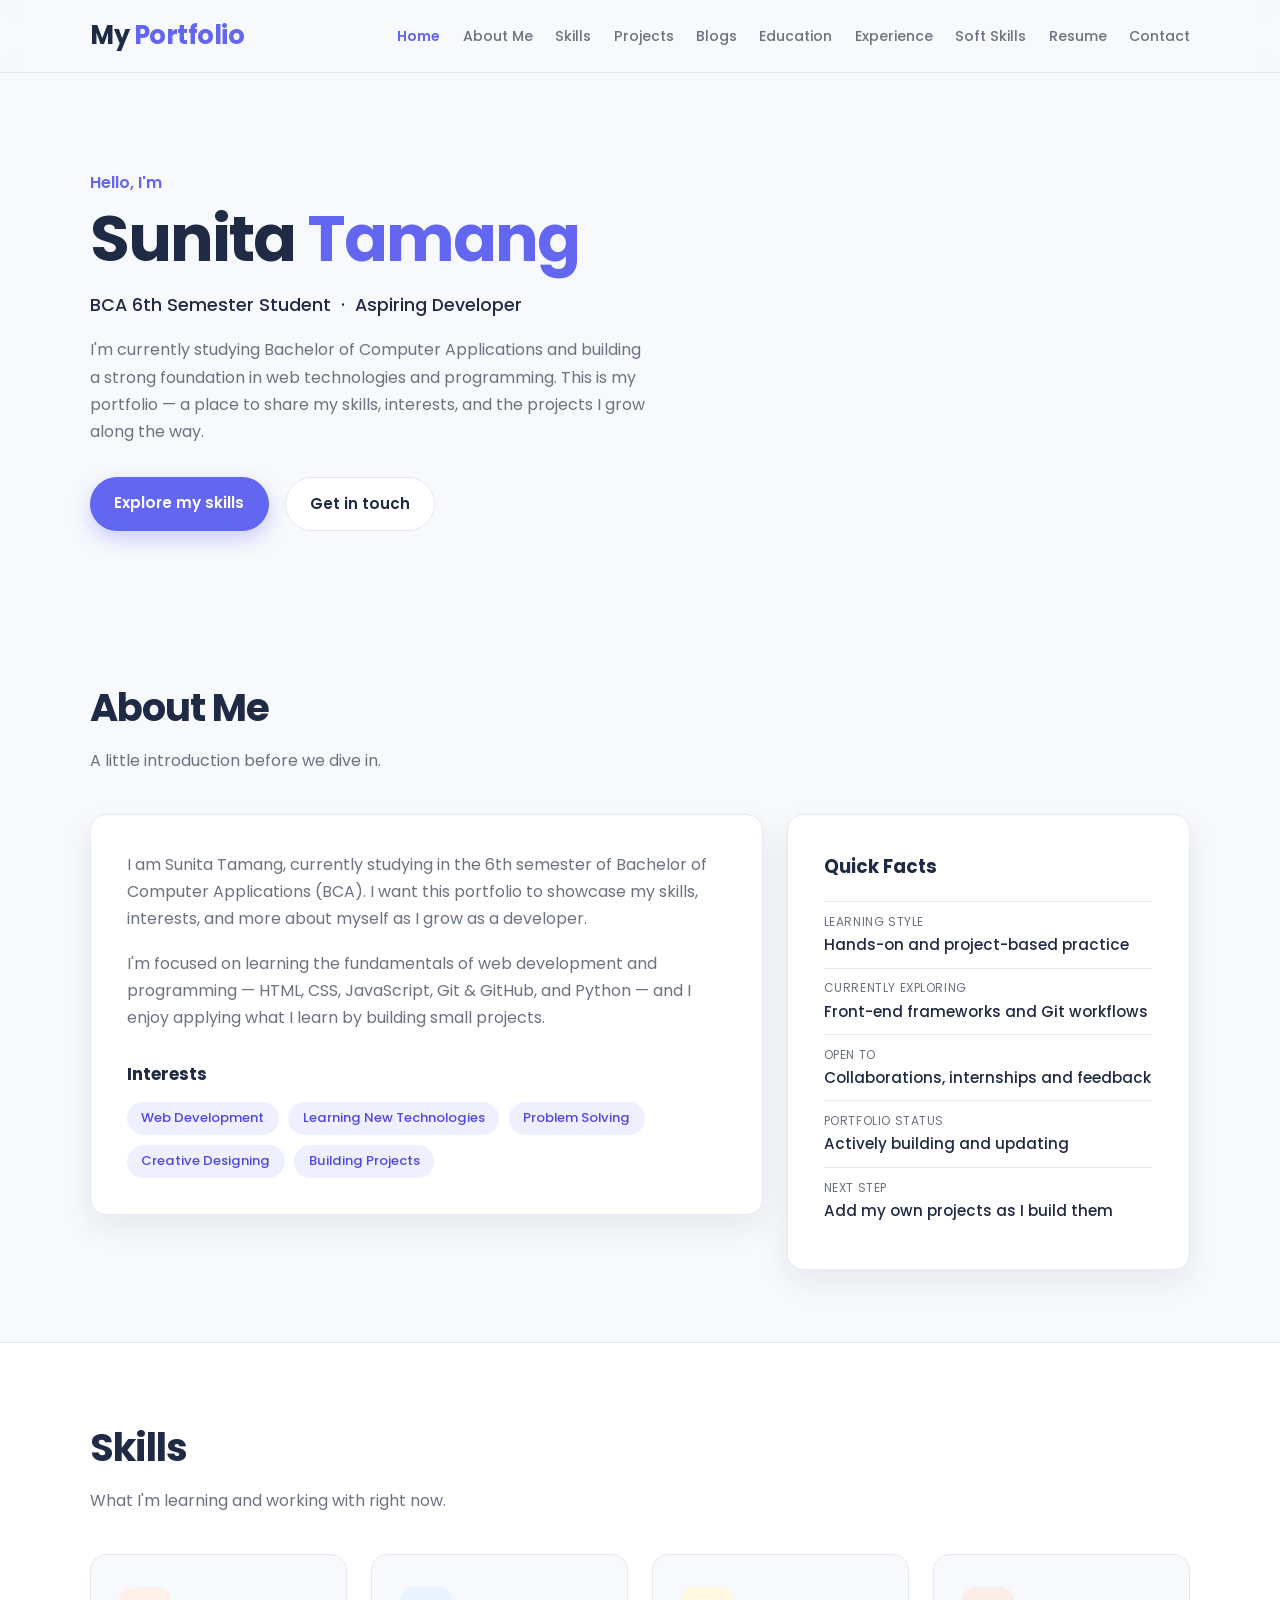
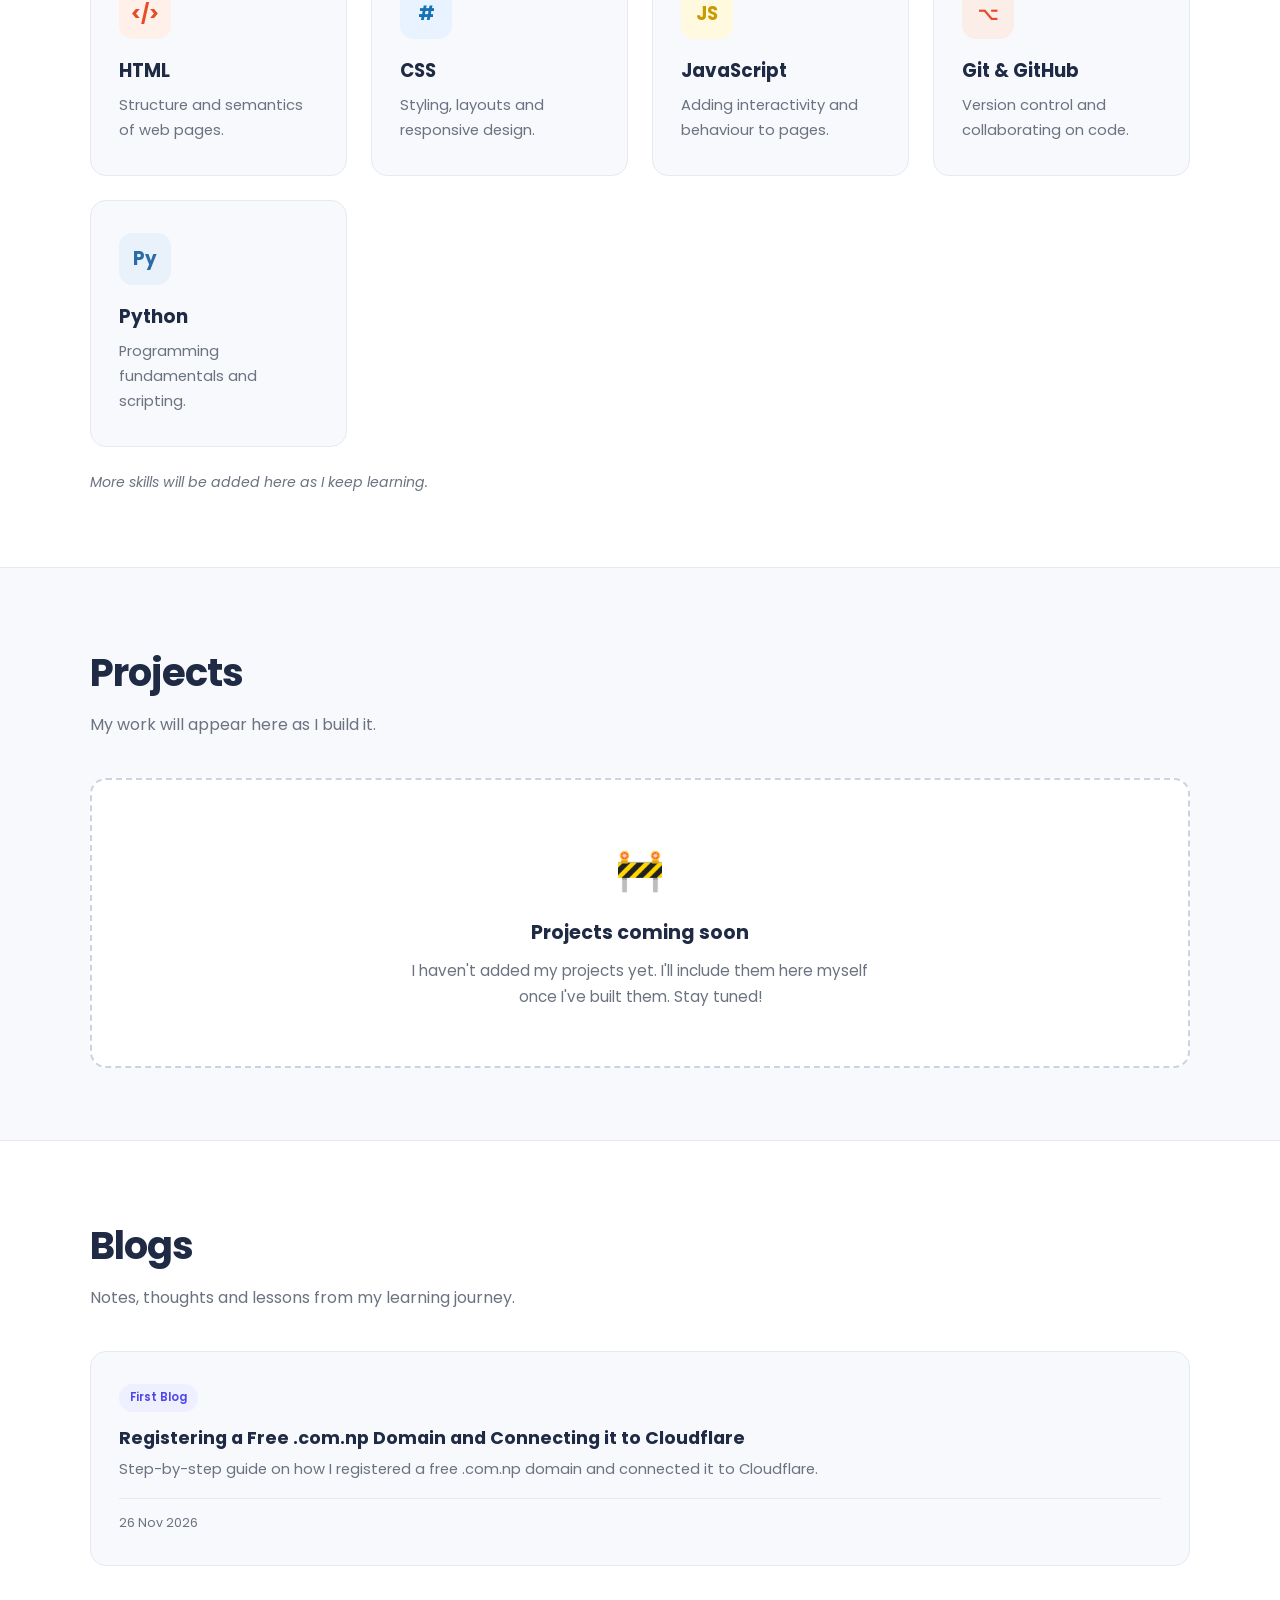
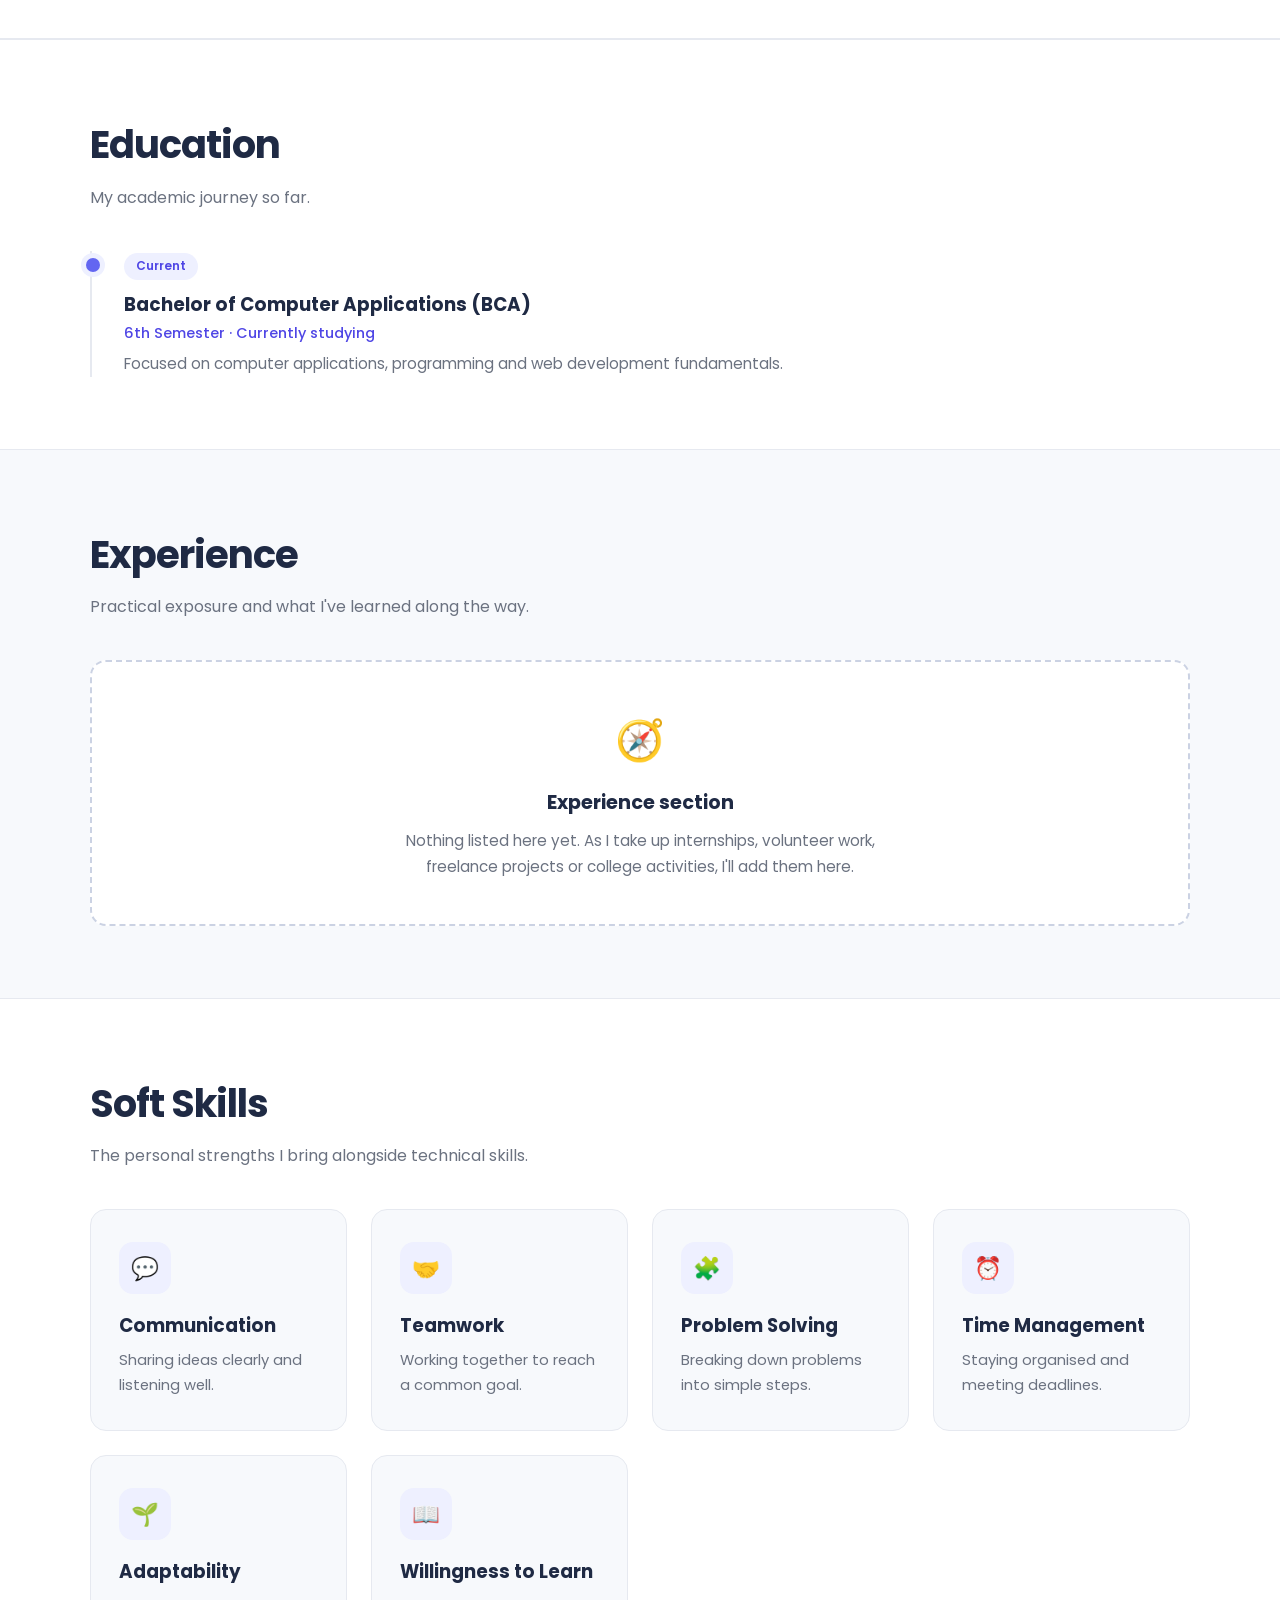
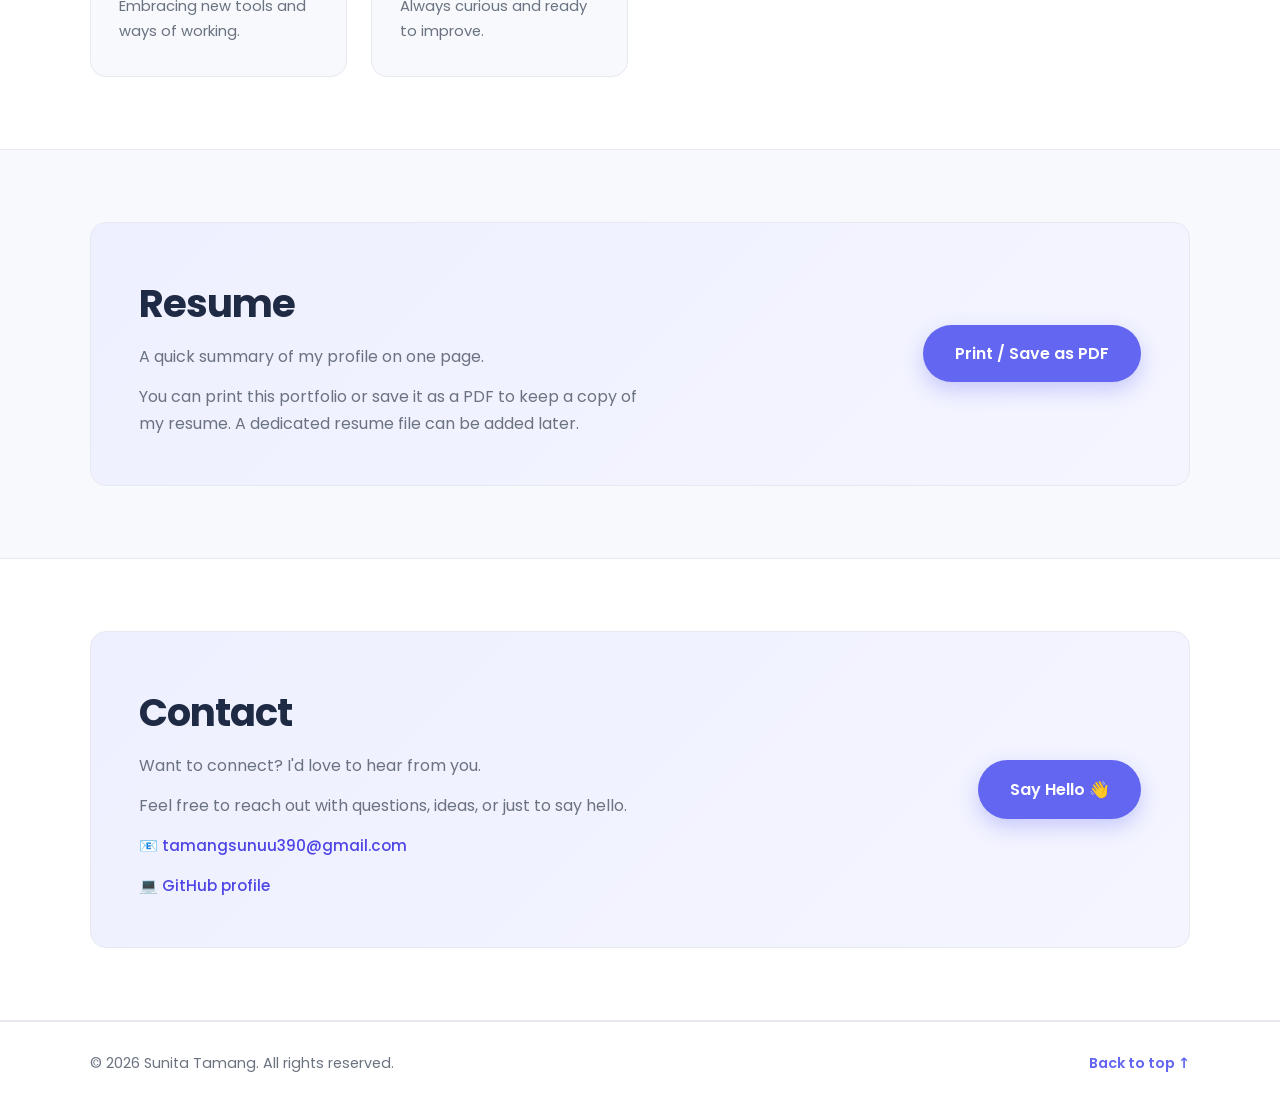
<file: index.html>
<!DOCTYPE html>
<html lang="en">
<head>
  <meta charset="UTF-8" />
  <meta name="viewport" content="width=device-width, initial-scale=1.0" />
  <meta name="description" content="Portfolio of Sunita Tamang, BCA 6th semester student — skills, projects, education and more." />
  <title>Sunita Tamang | My Portfolio</title>
  <link rel="preconnect" href="https://fonts.googleapis.com" />
  <link rel="preconnect" href="https://fonts.gstatic.com" crossorigin />
  <link href="https://fonts.googleapis.com/css2?family=Poppins:wght@400;500;600;700&display=swap" rel="stylesheet" />
  <link rel="stylesheet" href="styles.css" />
</head>
<body>
  <!-- Visible only when printing / saving as PDF -->
  <div class="print-header">
    <strong>Sunita Tamang</strong> — BCA, 6th Semester<br />
    tamangsunuu390@gmail.com
  </div>

  <!-- ============ HEADER / NAVIGATION ============ -->
  <header class="site-header">
    <nav class="nav container" aria-label="Main navigation">
      <a href="#home" class="logo">My <span>Portfolio</span></a>
      <button class="nav-toggle" aria-label="Toggle menu" aria-expanded="false">
        <span></span><span></span><span></span>
      </button>
      <ul class="nav-links" id="navLinks">
        <li><a href="#home">Home</a></li>
        <li><a href="#about">About Me</a></li>
        <li><a href="#skills">Skills</a></li>
        <li><a href="#projects">Projects</a></li>
        <li><a href="#blogs">Blogs</a></li>
        <li><a href="#education">Education</a></li>
        <li><a href="#experience">Experience</a></li>
        <li><a href="#soft-skills">Soft Skills</a></li>
        <li><a href="#resume">Resume</a></li>
        <li><a href="#contact">Contact</a></li>
      </ul>
    </nav>
  </header>

  <main>
    <!-- ============ HOME ============ -->
    <section class="hero container" id="home">
      <div class="hero-text">
        <p class="greeting">Hello, I'm</p>
        <h1>Sunita <span>Tamang</span></h1>
        <p class="tagline">BCA 6th Semester Student &nbsp;·&nbsp; Aspiring Developer</p>
        <p class="intro">
          I'm currently studying Bachelor of Computer Applications and building
          a strong foundation in web technologies and programming. This is my
          portfolio — a place to share my skills, interests, and the projects
          I grow along the way.
        </p>
        <div class="hero-actions">
          <a href="#skills" class="btn btn-primary">Explore my skills</a>
          <a href="#contact" class="btn btn-ghost">Get in touch</a>
        </div>
      </div>
    </section>

    <!-- ============ ABOUT ME ============ -->
    <section class="section" id="about">
      <div class="container">
        <h2 class="section-title">About Me</h2>
        <p class="section-subtitle">A little introduction before we dive in.</p>
        <div class="about-grid">
          <div class="about-card">
            <p>
              I am Sunita Tamang, currently studying in the 6th semester of
              Bachelor of Computer Applications (BCA). I want this portfolio to
              showcase my skills, interests, and more about myself as I grow as
              a developer.
            </p>
            <p>
              I'm focused on learning the fundamentals of web development and
              programming — HTML, CSS, JavaScript, Git &amp; GitHub, and Python —
              and I enjoy applying what I learn by building small projects.
            </p>
            <h3 class="mini-title">Interests</h3>
            <div class="chips">
              <span class="chip">Web Development</span>
              <span class="chip">Learning New Technologies</span>
              <span class="chip">Problem Solving</span>
              <span class="chip">Creative Designing</span>
              <span class="chip">Building Projects</span>
            </div>
          </div>
          <div class="info-card">
            <h3>Quick Facts</h3>
            <dl>
              <div><dt>Learning Style</dt><dd>Hands-on and project-based practice</dd></div>
              <div><dt>Currently Exploring</dt><dd>Front-end frameworks and Git workflows</dd></div>
              <div><dt>Open To</dt><dd>Collaborations, internships and feedback</dd></div>
              <div><dt>Portfolio Status</dt><dd>Actively building and updating</dd></div>
              <div><dt>Next Step</dt><dd>Add my own projects as I build them</dd></div>
            </dl>
          </div>
        </div>
      </div>
    </section>

    <!-- ============ SKILLS ============ -->
    <section class="section section-alt" id="skills">
      <div class="container">
        <h2 class="section-title">Skills</h2>
        <p class="section-subtitle">What I'm learning and working with right now.</p>
        <div class="card-grid skills-grid">
          <article class="card">
            <span class="card-icon icon-html">&lt;/&gt;</span>
            <h3>HTML</h3>
            <p>Structure and semantics of web pages.</p>
          </article>
          <article class="card">
            <span class="card-icon icon-css">#</span>
            <h3>CSS</h3>
            <p>Styling, layouts and responsive design.</p>
          </article>
          <article class="card">
            <span class="card-icon icon-js">JS</span>
            <h3>JavaScript</h3>
            <p>Adding interactivity and behaviour to pages.</p>
          </article>
          <article class="card">
            <span class="card-icon icon-git">⌥</span>
            <h3>Git &amp; GitHub</h3>
            <p>Version control and collaborating on code.</p>
          </article>
          <article class="card">
            <span class="card-icon icon-py">Py</span>
            <h3>Python</h3>
            <p>Programming fundamentals and scripting.</p>
          </article>
        </div>
        <p class="note">More skills will be added here as I keep learning.</p>
      </div>
    </section>

    <!-- ============ PROJECTS (INTENTIONALLY EMPTY) ============ -->
    <section class="section" id="projects">
      <div class="container">
        <h2 class="section-title">Projects</h2>
        <p class="section-subtitle">My work will appear here as I build it.</p>

        <div class="empty-state">
          <span class="empty-icon">🚧</span>
          <h3>Projects coming soon</h3>
          <p>
            I haven't added my projects yet. I'll include them here myself once
            I've built them. Stay tuned!
          </p>
        </div>

        <!--
          ================= HOW TO ADD A PROJECT =================
          Copy the block below inside the .projects-grid div, then remove
          the .empty-state block above when you have your first project.

          <div class="projects-grid">
            <article class="card project-card">
              <span class="card-icon">💻</span>
              <h3>Your Project Name</h3>
              <p>A short description of what the project does.</p>
              <p class="tech">HTML · CSS · JavaScript</p>
              <a href="https://github.com/your-username/your-repo" class="project-link" target="_blank" rel="noopener">View on GitHub →</a>
            </article>
          </div>
          ========================================================
        -->
        <div class="projects-grid"></div>
      </div>
    </section>

    <!-- ============ BLOGS ============ -->
    <section class="section section-alt" id="blogs">
      <div class="container">
        <h2 class="section-title">Blogs</h2>
        <p class="section-subtitle">Notes, thoughts and lessons from my learning journey.</p>

        <div class="blog-grid">
          <article class="card blog-card">
            <div class="blog-meta">
              <span class="blog-tag">First Blog </span>
              
            </div>
            <h3><a href="blogs/domain.html">Registering a Free .com.np Domain and Connecting it to Cloudflare</a></h3>
            <p> Step-by-step guide on how I registered a free .com.np domain and connected it to Cloudflare.</p>
            <span class="blog-date">26 Nov 2026</span>
          </article>
         
        </div>

        <!--
          ================= HOW TO ADD A BLOG POST =================
          Replace a sample card above with this block, or copy it to add more:

          <article class="card blog-card">
            <div class="blog-meta">
              <span class="blog-tag">Category</span>
              <span class="blog-status">Published</span>
            </div>
            <h3><a href="blogs/your-post.html">Your Post Title</a></h3>
            <p>A short summary of what the post is about.</p>
            <span class="blog-date">26 Nov 2026</span>
          </article>

          Tip: create a "blogs" folder next to index.html and put your post
          pages (your-post.html) inside it.
          ===========================================================
        -->

      </div>
    </section>

    <!-- ============ EDUCATION ============ -->
    <section class="section section-alt" id="education">
      <div class="container">
        <h2 class="section-title">Education</h2>
        <p class="section-subtitle">My academic journey so far.</p>
        <div class="timeline">
          <article class="timeline-item">
            <span class="timeline-dot"></span>
            <span class="timeline-badge">Current</span>
            <h3>Bachelor of Computer Applications (BCA)</h3>
            <p class="timeline-meta">6th Semester · Currently studying</p>
            <p>Focused on computer applications, programming and web development fundamentals.</p>
          </article>
          <!--
            To add another qualification, copy this block inside .timeline:
            <article class="timeline-item">
              <span class="timeline-dot"></span>
              <span class="timeline-badge">Year</span>
              <h3>Qualification Name</h3>
              <p class="timeline-meta">School / College · Year</p>
              <p>Short details about it.</p>
            </article>
          -->
        </div>
      </div>
    </section>

    <!-- ============ EXPERIENCE ============ -->
    <section class="section" id="experience">
      <div class="container">
        <h2 class="section-title">Experience</h2>
        <p class="section-subtitle">Practical exposure and what I've learned along the way.</p>
        <div class="empty-state empty-state-small">
          <span class="empty-icon">🧭</span>
          <h3>Experience section</h3>
          <p>
            Nothing listed here yet. As I take up internships, volunteer work,
            freelance projects or college activities, I'll add them here.
          </p>
        </div>
        <!--
          To add experience, replace the .empty-state block above with:
          <div class="timeline">
            <article class="timeline-item">
              <span class="timeline-dot"></span>
              <span class="timeline-badge">Year</span>
              <h3>Role / Title</h3>
              <p class="timeline-meta">Organisation · Duration</p>
              <p>What you did and what you learned.</p>
            </article>
          </div>
        -->
      </div>
    </section>

    <!-- ============ SOFT SKILLS ============ -->
    <section class="section section-alt" id="soft-skills">
      <div class="container">
        <h2 class="section-title">Soft Skills</h2>
        <p class="section-subtitle">The personal strengths I bring alongside technical skills.</p>
        <div class="card-grid soft-grid">
          <article class="card soft-card"><span class="card-icon">💬</span><h3>Communication</h3><p>Sharing ideas clearly and listening well.</p></article>
          <article class="card soft-card"><span class="card-icon">🤝</span><h3>Teamwork</h3><p>Working together to reach a common goal.</p></article>
          <article class="card soft-card"><span class="card-icon">🧩</span><h3>Problem Solving</h3><p>Breaking down problems into simple steps.</p></article>
          <article class="card soft-card"><span class="card-icon">⏰</span><h3>Time Management</h3><p>Staying organised and meeting deadlines.</p></article>
          <article class="card soft-card"><span class="card-icon">🌱</span><h3>Adaptability</h3><p>Embracing new tools and ways of working.</p></article>
          <article class="card soft-card"><span class="card-icon">📖</span><h3>Willingness to Learn</h3><p>Always curious and ready to improve.</p></article>
        </div>
       
      </div>
    </section>

    <!-- ============ RESUME ============ -->
    <section class="section" id="resume">
      <div class="container resume-wrap">
        <div>
          <h2 class="section-title">Resume</h2>
          <p class="section-subtitle">A quick summary of my profile on one page.</p>
          <p class="contact-text">
            You can print this portfolio or save it as a PDF to keep a copy of
            my resume. A dedicated resume file can be added later.
          </p>
        </div>
        <button class="btn btn-primary btn-lg" id="printResume">Print / Save as PDF</button>
        <!--
          When you have a real PDF, replace the button above with:
          <a class="btn btn-primary btn-lg" href="resume.pdf" target="_blank" rel="noopener">Download Resume</a>
        -->
      </div>
    </section>

    <!-- ============ CONTACT ============ -->
    <section class="section section-alt" id="contact">
      <div class="container contact-wrap">
        <div>
          <h2 class="section-title">Contact</h2>
          <p class="section-subtitle">Want to connect? I'd love to hear from you.</p>
          <p class="contact-text">
            Feel free to reach out with questions, ideas, or just to say hello.
          </p>
          <p class="contact-detail">📧 <a href="mailto:tamangsunuu390@gmail.com">tamangsunuu390@gmail.com</a></p>
          <p class="contact-detail">💻 <a href="https://github.com/sunutamang390-maker" target="_blank" rel="noopener">GitHub profile</a></p>
        </div>
        <a class="btn btn-primary btn-lg" href="mailto:tamangsunuu390@gmail.com">Say Hello 👋</a>
      </div>
    </section>
  </main>

  <!-- ============ FOOTER ============ -->
  <footer class="site-footer">
    <div class="container footer-inner">
      <p>&copy; <span id="year"></span> Sunita Tamang. All rights reserved.</p>
      <a href="#home" class="back-to-top">Back to top ↑</a>
    </div>
  </footer>

  <script src="script.js"></script>
</body>
</html>
</file>
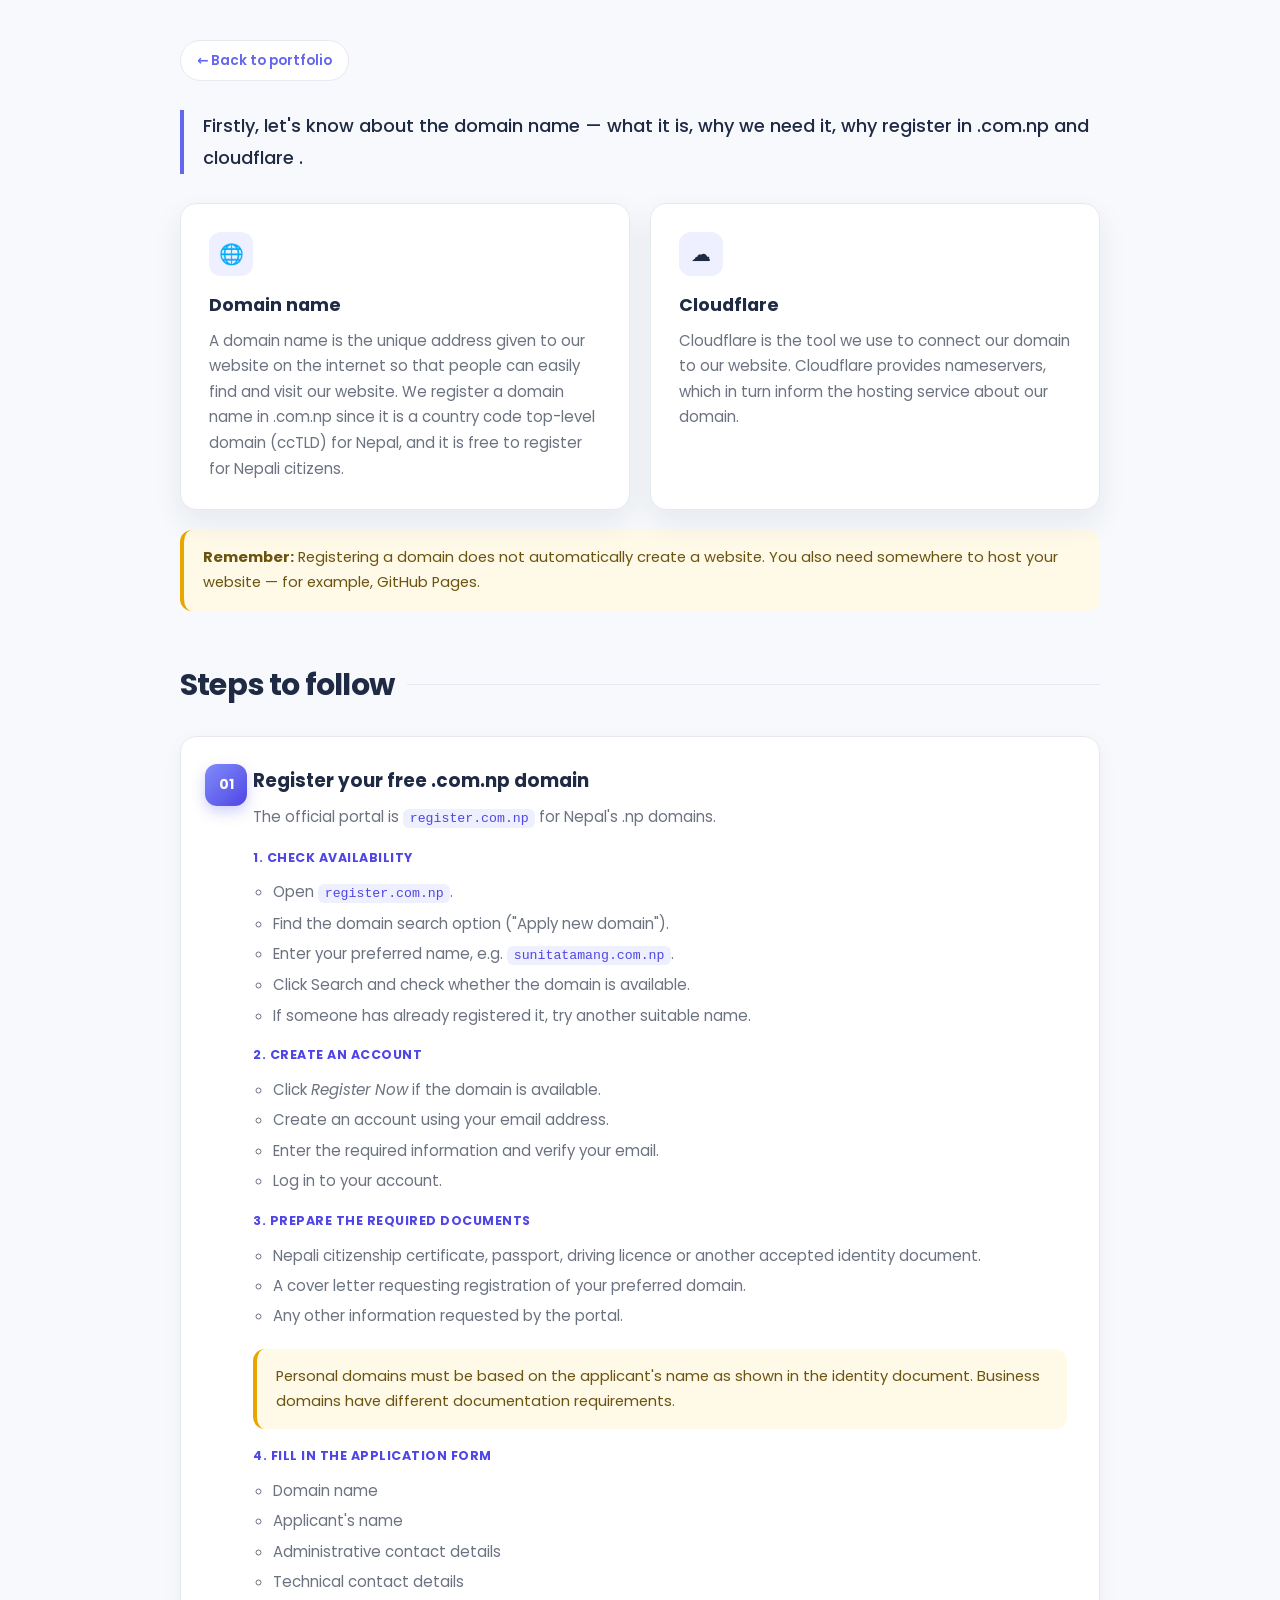
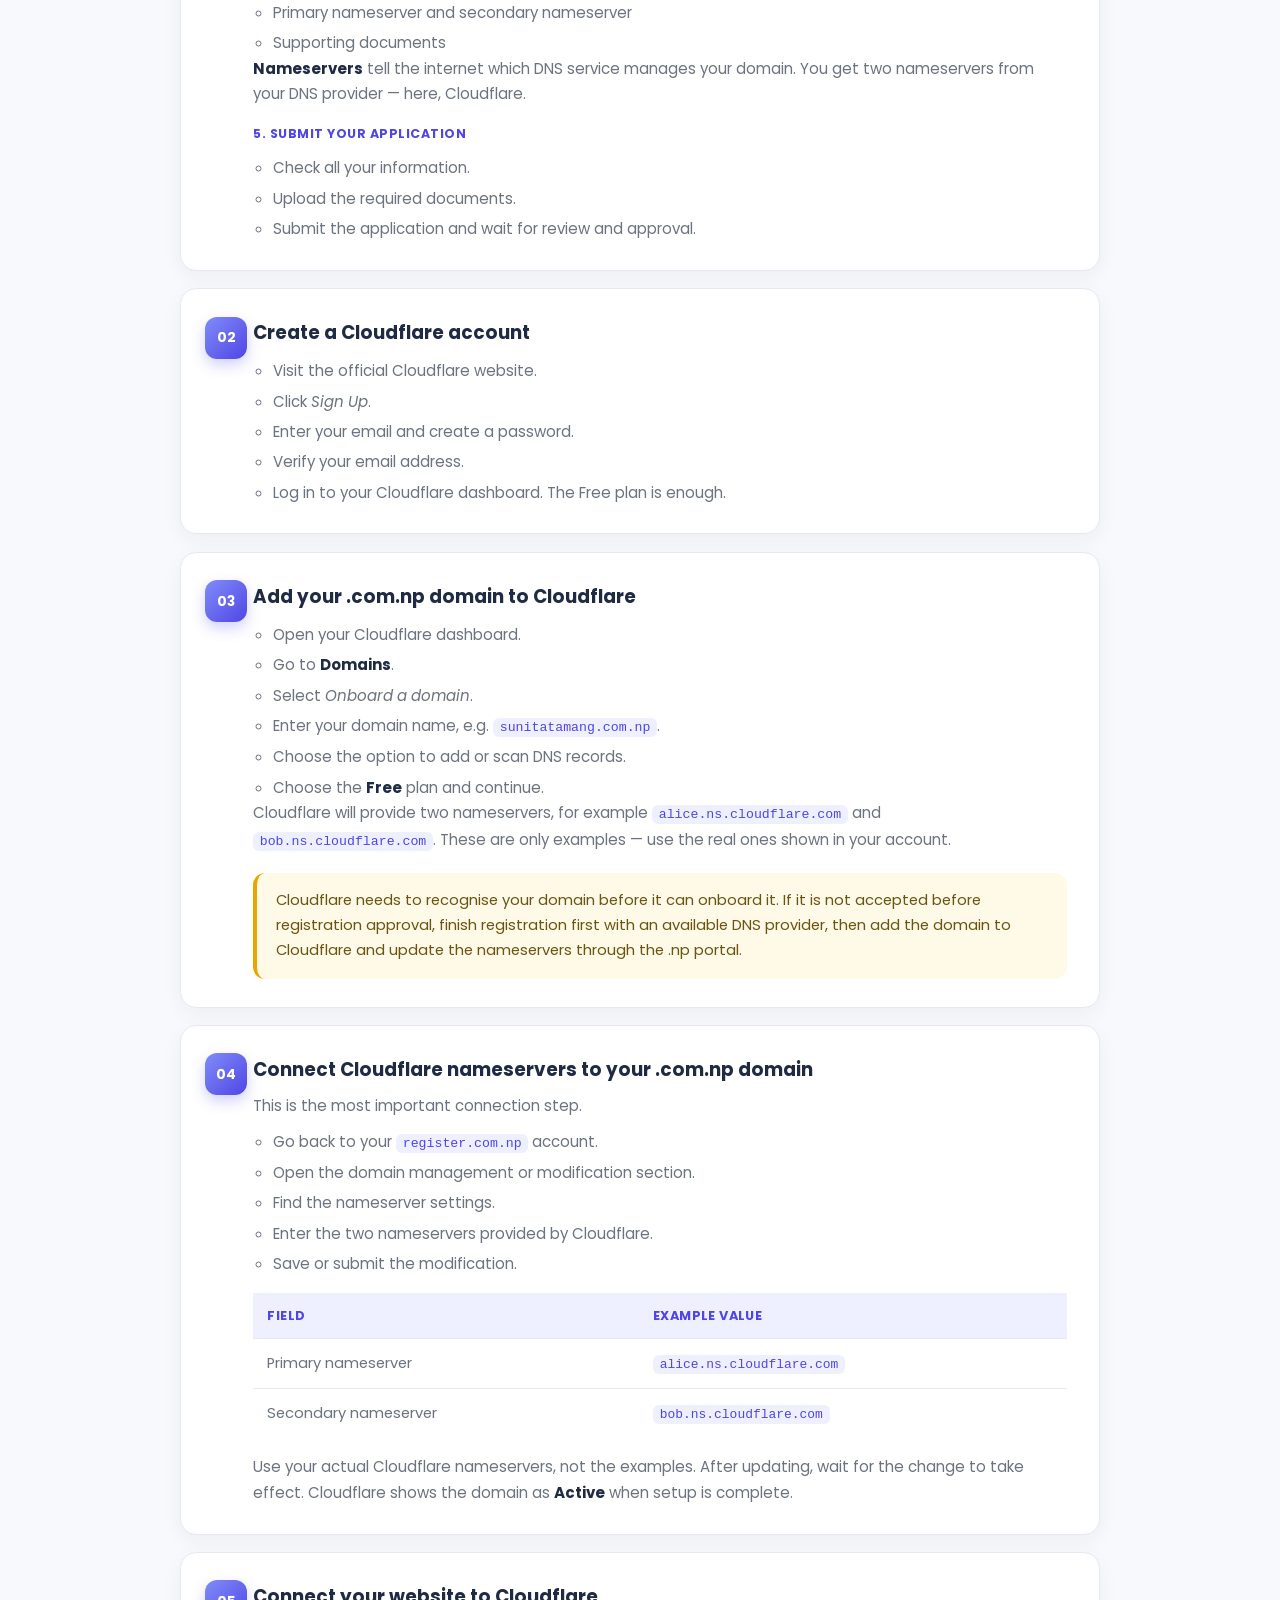
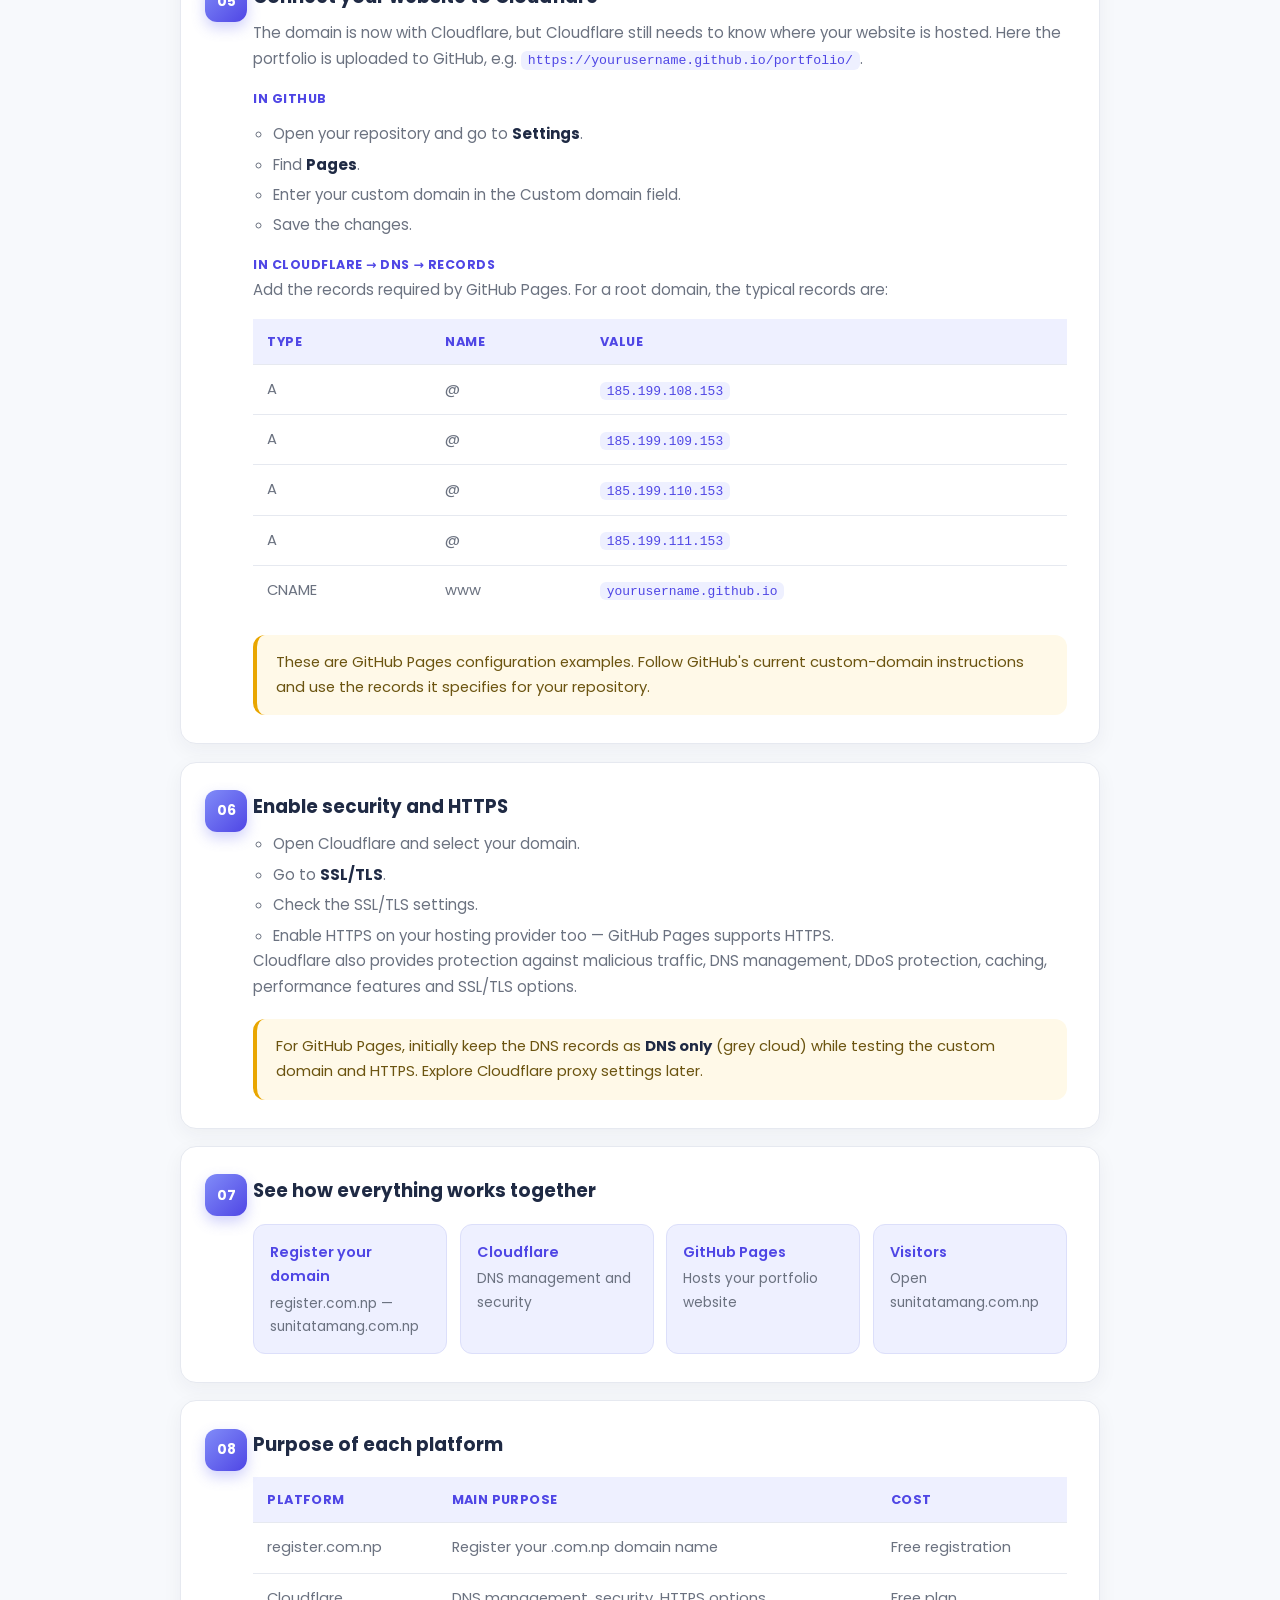
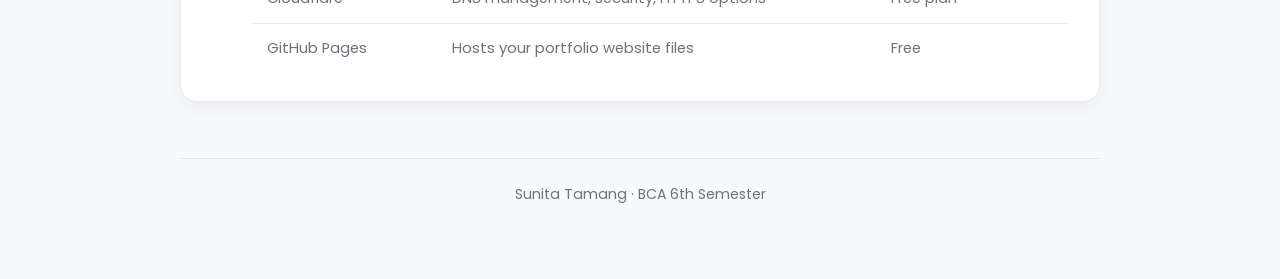
<file: blogs/domain.html>
<!DOCTYPE html>
<html lang="en">
<head>
  <meta charset="UTF-8" />
  <meta name="viewport" content="width=device-width, initial-scale=1.0" />
  <meta name="description" content="A simple guide to registering a .com.np domain, connecting Cloudflare and hosting a portfolio on GitHub Pages." />
  <title>Connecting a Domain to My Portfolio | Sunita Tamang</title>
  <link rel="preconnect" href="https://fonts.googleapis.com" />
  <link rel="preconnect" href="https://fonts.gstatic.com" crossorigin />
  <link href="https://fonts.googleapis.com/css2?family=Poppins:wght@400;500;600;700&display=swap" rel="stylesheet" />
  <link rel="stylesheet" href="../styles.css" />
  <style>
    /* ---------- Post layout ---------- */
    .post {
      width: min(920px, 92%);
      margin-inline: auto;
      padding-block: 2.5rem 5rem;
    }

    .back-link {
      display: inline-flex;
      align-items: center;
      gap: 0.4rem;
      background: var(--surface);
      border: 1px solid var(--border);
      padding: 0.5rem 1rem;
      border-radius: 999px;
      font-size: 0.85rem;
      font-weight: 600;
      color: var(--accent);
      margin-bottom: 1.8rem;
      transition: transform 0.2s ease, border-color 0.2s ease;
    }

    .back-link:hover {
      transform: translateX(-3px);
      border-color: var(--accent);
      text-decoration: none;
    }

    /* ---------- Hero ---------- */
    .post-hero {
      position: relative;
      overflow: hidden;
      background: linear-gradient(135deg, #eef0ff 0%, #f7f9fc 65%, #eef6ff 100%);
      border: 1px solid var(--border);
      border-radius: 22px;
      padding: 2.75rem 3rem;
      margin-bottom: 2.5rem;
      box-shadow: var(--shadow);
    }

    .post-hero::after {
      content: "";
      position: absolute;
      right: -70px;
      top: -70px;
      width: 220px;
      height: 220px;
      border-radius: 50%;
      background: rgba(99, 102, 241, 0.09);
    }

    .post-tag {
      display: inline-block;
      background: var(--accent);
      color: #fff;
      font-size: 0.72rem;
      font-weight: 600;
      letter-spacing: 0.3px;
      padding: 0.35rem 0.9rem;
      border-radius: 999px;
      margin-bottom: 1rem;
    }

    .post-hero h1 {
      position: relative;
      font-size: clamp(2rem, 5vw, 3rem);
      line-height: 1.2;
      letter-spacing: -1.5px;
      max-width: 640px;
    }

    .post-meta {
      position: relative;
      color: var(--muted);
      margin-top: 0.8rem;
      font-size: 0.98rem;
    }

    /* ---------- Opening explanation ---------- */
    .opening {
      margin-bottom: 3rem;
    }

    .opening p.first {
      font-size: 1.12rem;
      font-weight: 500;
      line-height: 1.8;
      border-left: 4px solid var(--accent);
      padding-left: 1.2rem;
      margin-bottom: 1.8rem;
    }

    .concept-grid {
      display: grid;
      grid-template-columns: repeat(auto-fit, minmax(260px, 1fr));
      gap: 1.25rem;
    }

    .concept {
      background: var(--surface);
      border: 1px solid var(--border);
      border-radius: var(--radius);
      padding: 1.75rem;
      box-shadow: var(--shadow);
      transition: transform 0.25s ease, box-shadow 0.25s ease;
    }

    .concept:hover {
      transform: translateY(-4px);
      box-shadow: 0 16px 35px rgba(31, 42, 68, 0.12);
    }

    .concept-icon {
      display: inline-grid;
      place-items: center;
      width: 44px;
      height: 44px;
      border-radius: 12px;
      background: var(--accent-soft);
      font-size: 1.25rem;
      margin-bottom: 0.9rem;
    }

    .concept h3 {
      font-size: 1.1rem;
      margin-bottom: 0.45rem;
    }

    .concept p {
      color: var(--muted);
      font-size: 0.94rem;
    }

    .tip {
      margin-top: 1.25rem;
      background: #fff9e8;
      border-left: 4px solid #e9a600;
      border-radius: 12px;
      padding: 0.95rem 1.2rem;
      font-size: 0.92rem;
      color: #6b5410;
    }

    /* ---------- Steps ---------- */
    .steps-heading {
      display: flex;
      align-items: center;
      gap: 0.8rem;
      margin-bottom: 1.6rem;
    }

    .steps-heading h2 {
      font-size: 1.9rem;
      letter-spacing: -0.8px;
      white-space: nowrap;
    }

    .steps-heading::after {
      content: "";
      flex: 1;
      height: 1px;
      background: var(--border);
    }

    .steps {
      list-style: none;
      counter-reset: step;
      display: grid;
      gap: 1.1rem;
    }

    .steps > li {
      position: relative;
      counter-increment: step;
      background: var(--surface);
      border: 1px solid var(--border);
      border-radius: var(--radius);
      padding: 1.75rem 2rem 1.75rem 4.5rem;
      box-shadow: 0 6px 20px rgba(31, 42, 68, 0.05);
      transition: transform 0.2s ease, box-shadow 0.2s ease, border-color 0.2s ease;
    }

    .steps > li:hover {
      transform: translateY(-3px);
      border-color: #c9cdf7;
      box-shadow: 0 16px 32px rgba(31, 42, 68, 0.1);
    }

    .steps > li::before {
      content: counter(step, decimal-leading-zero);
      position: absolute;
      left: 1.5rem;
      top: 1.7rem;
      width: 42px;
      height: 42px;
      display: grid;
      place-items: center;
      background: linear-gradient(135deg, #818cf8, #4f46e5);
      color: #fff;
      border-radius: 12px;
      font-size: 0.85rem;
      font-weight: 700;
      box-shadow: 0 6px 14px rgba(99, 102, 241, 0.3);
    }

    .steps h3 {
      font-size: 1.15rem;
      margin-bottom: 0.5rem;
    }

    .steps p,
    .steps li li {
      color: var(--muted);
      font-size: 0.94rem;
    }

    .steps ul,
    .steps ol {
      padding-left: 1.25rem;
      margin-top: 0.6rem;
    }

    .steps li li + li { margin-top: 0.3rem; }

    .steps strong { color: var(--text); }

    .sub-label {
      display: inline-block;
      margin-top: 1rem;
      font-size: 0.78rem;
      font-weight: 700;
      text-transform: uppercase;
      letter-spacing: 0.5px;
      color: var(--accent-dark);
    }

    code {
      background: var(--accent-soft);
      color: var(--accent-dark);
      padding: 0.12rem 0.42rem;
      border-radius: 6px;
      font-size: 0.88em;
      word-break: break-word;
    }

    table {
      width: 100%;
      border-collapse: collapse;
      margin-top: 1rem;
      font-size: 0.92rem;
      overflow: hidden;
    }

    th,
    td {
      text-align: left;
      padding: 0.75rem 0.9rem;
      border-bottom: 1px solid var(--border);
      vertical-align: top;
    }

    th {
      background: var(--accent-soft);
      color: var(--accent-dark);
      font-size: 0.8rem;
      text-transform: uppercase;
      letter-spacing: 0.4px;
    }

    td { color: var(--muted); }
    tr:last-child td { border-bottom: none; }

    /* ---------- Flow diagram ---------- */
    .flow {
      display: grid;
      grid-template-columns: repeat(auto-fit, minmax(180px, 1fr));
      gap: 0.8rem;
      margin-top: 1.1rem;
    }

    .flow div {
      background: var(--accent-soft);
      border: 1px solid #dcdffa;
      border-radius: 12px;
      padding: 0.9rem 1rem;
      font-size: 0.9rem;
      font-weight: 600;
      color: var(--accent-dark);
    }

    .flow span {
      display: block;
      color: var(--muted);
      font-weight: 400;
      font-size: 0.86rem;
      margin-top: 0.2rem;
    }

    /* ---------- Footer note ---------- */
    .post-footer {
      text-align: center;
      margin-top: 3.5rem;
      padding-top: 1.5rem;
      border-top: 1px solid var(--border);
      color: var(--muted);
      font-size: 0.88rem;
    }

    @media (max-width: 640px) {
      .post-hero { padding: 2rem 1.5rem; }
      .steps > li { padding: 1.5rem 1.25rem 1.5rem 3.7rem; }
      .steps > li::before {
        left: 1rem;
        top: 1.5rem;
        width: 34px;
        height: 34px;
        border-radius: 10px;
        font-size: 0.75rem;
      }
      .steps-heading h2 { font-size: 1.5rem; }
      th, td { padding: 0.6rem; font-size: 0.85rem; }
    }

    @media print {
      .back-link { display: none; }
      .post-hero, .concept, .steps > li { box-shadow: none; }
      .steps > li { break-inside: avoid; }
      .post-hero { background: #fff; }
    }
  </style>
</head>
<body>
  <article class="post">
    <a class="back-link" href="../index.html">← Back to portfolio</a>

    <!-- <header class="post-hero">
      <span class="post-tag">Domain · Cloudflare · GitHub Pages</span>
      <h1>Connecting a Domain to My Portfolio</h1>
      <p class="post-meta">Registering a .com.np domain, connecting Cloudflare and hosting the site on GitHub Pages.</p>
    </header>

    <!-- Opening explanation -->
    <section class="opening">
      <p class="first">
        Firstly, let's know about the domain name — what it is, why we need it, why register in .com.np and cloudflare
        .
      </p>

      <div class="concept-grid">
        <div class="concept">
          <span class="concept-icon">🌐</span>
          <h3>Domain name</h3>
          <p>
            A domain name is the unique address given to our website on the internet so that people can easily find and visit our
            website. We register a domain name in .com.np since it is a country code top-level domain (ccTLD) for Nepal, and it is free to register for Nepali citizens.
          </p>
        </div>
        <div class="concept">
          <span class="concept-icon">☁️</span>
          <h3>Cloudflare</h3>
          <p>
            Cloudflare is the tool we use to connect our domain to our website.
            Cloudflare provides nameservers, which in turn inform the
            hosting service about our domain.
          </p>
        </div>
      </div>

      <div class="tip">
        <strong>Remember:</strong> Registering a domain does not automatically
        create a website. You also need somewhere to host your website — for
        example, GitHub Pages.
      </div>
    </section>

    <!-- Clear steps -->
    <section class="steps-section">
      <div class="steps-heading"><h2>Steps to follow</h2></div>

      <ol class="steps">
        <li>
          <h3>Register your free .com.np domain</h3>
          <p>The official portal is <code>register.com.np</code> for Nepal's .np domains.</p>

          <span class="sub-label">1. Check availability</span>
          <ul>
            <li>Open <code>register.com.np</code>.</li>
            <li>Find the domain search option ("Apply new domain").</li>
            <li>Enter your preferred name, e.g. <code>sunitatamang.com.np</code>.</li>
            <li>Click Search and check whether the domain is available.</li>
            <li>If someone has already registered it, try another suitable name.</li>
          </ul>

          <span class="sub-label">2. Create an account</span>
          <ul>
            <li>Click <em>Register Now</em> if the domain is available.</li>
            <li>Create an account using your email address.</li>
            <li>Enter the required information and verify your email.</li>
            <li>Log in to your account.</li>
          </ul>

          <span class="sub-label">3. Prepare the required documents</span>
          <ul>
            <li>Nepali citizenship certificate, passport, driving licence or another accepted identity document.</li>
            <li>A cover letter requesting registration of your preferred domain.</li>
            <li>Any other information requested by the portal.</li>
          </ul>
          <div class="tip">Personal domains must be based on the applicant's name as shown in the identity document. Business domains have different documentation requirements.</div>

          <span class="sub-label">4. Fill in the application form</span>
          <ul>
            <li>Domain name</li>
            <li>Applicant's name</li>
            <li>Administrative contact details</li>
            <li>Technical contact details</li>
            <li>Primary nameserver and secondary nameserver</li>
            <li>Supporting documents</li>
          </ul>
          <p>
            <strong>Nameservers</strong> tell the internet which DNS service manages
            your domain. You get two nameservers from your DNS provider — here,
            Cloudflare.
          </p>

          <span class="sub-label">5. Submit your application</span>
          <ul>
            <li>Check all your information.</li>
            <li>Upload the required documents.</li>
            <li>Submit the application and wait for review and approval.</li>
          </ul>
        </li>

        <li>
          <h3>Create a Cloudflare account</h3>
          <ul>
            <li>Visit the official Cloudflare website.</li>
            <li>Click <em>Sign Up</em>.</li>
            <li>Enter your email and create a password.</li>
            <li>Verify your email address.</li>
            <li>Log in to your Cloudflare dashboard. The Free plan is enough.</li>
          </ul>
        </li>

        <li>
          <h3>Add your .com.np domain to Cloudflare</h3>
          <ul>
            <li>Open your Cloudflare dashboard.</li>
            <li>Go to <strong>Domains</strong>.</li>
            <li>Select <em>Onboard a domain</em>.</li>
            <li>Enter your domain name, e.g. <code>sunitatamang.com.np</code>.</li>
            <li>Choose the option to add or scan DNS records.</li>
            <li>Choose the <strong>Free</strong> plan and continue.</li>
          </ul>
          <p>
            Cloudflare will provide two nameservers, for example
            <code>alice.ns.cloudflare.com</code> and <code>bob.ns.cloudflare.com</code>.
            These are only examples — use the real ones shown in your account.
          </p>
          <div class="tip">Cloudflare needs to recognise your domain before it can onboard it. If it is not accepted before registration approval, finish registration first with an available DNS provider, then add the domain to Cloudflare and update the nameservers through the .np portal.</div>
        </li>

        <li>
          <h3>Connect Cloudflare nameservers to your .com.np domain</h3>
          <p>This is the most important connection step.</p>
          <ul>
            <li>Go back to your <code>register.com.np</code> account.</li>
            <li>Open the domain management or modification section.</li>
            <li>Find the nameserver settings.</li>
            <li>Enter the two nameservers provided by Cloudflare.</li>
            <li>Save or submit the modification.</li>
          </ul>
          <table>
            <thead><tr><th>Field</th><th>Example value</th></tr></thead>
            <tbody>
              <tr><td>Primary nameserver</td><td><code>alice.ns.cloudflare.com</code></td></tr>
              <tr><td>Secondary nameserver</td><td><code>bob.ns.cloudflare.com</code></td></tr>
            </tbody>
          </table>
          <p style="margin-top:1rem">
            Use your actual Cloudflare nameservers, not the examples. After
            updating, wait for the change to take effect. Cloudflare shows the
            domain as <strong>Active</strong> when setup is complete.
          </p>
        </li>

        <li>
          <h3>Connect your website to Cloudflare</h3>
          <p>
            The domain is now with Cloudflare, but Cloudflare still needs to know
            where your website is hosted. Here the portfolio is uploaded to
            GitHub, e.g. <code>https://yourusername.github.io/portfolio/</code>.
          </p>
          <span class="sub-label">In GitHub</span>
          <ul>
            <li>Open your repository and go to <strong>Settings</strong>.</li>
            <li>Find <strong>Pages</strong>.</li>
            <li>Enter your custom domain in the Custom domain field.</li>
            <li>Save the changes.</li>
          </ul>
          <span class="sub-label">In Cloudflare → DNS → Records</span>
          <p>Add the records required by GitHub Pages. For a root domain, the typical records are:</p>
          <table>
            <thead><tr><th>Type</th><th>Name</th><th>Value</th></tr></thead>
            <tbody>
              <tr><td>A</td><td>@</td><td><code>185.199.108.153</code></td></tr>
              <tr><td>A</td><td>@</td><td><code>185.199.109.153</code></td></tr>
              <tr><td>A</td><td>@</td><td><code>185.199.110.153</code></td></tr>
              <tr><td>A</td><td>@</td><td><code>185.199.111.153</code></td></tr>
              <tr><td>CNAME</td><td>www</td><td><code>yourusername.github.io</code></td></tr>
            </tbody>
          </table>
          <div class="tip">These are GitHub Pages configuration examples. Follow GitHub's current custom-domain instructions and use the records it specifies for your repository.</div>
        </li>

        <li>
          <h3>Enable security and HTTPS</h3>
          <ul>
            <li>Open Cloudflare and select your domain.</li>
            <li>Go to <strong>SSL/TLS</strong>.</li>
            <li>Check the SSL/TLS settings.</li>
            <li>Enable HTTPS on your hosting provider too — GitHub Pages supports HTTPS.</li>
          </ul>
          <p>Cloudflare also provides protection against malicious traffic, DNS management, DDoS protection, caching, performance features and SSL/TLS options.</p>
          <div class="tip">For GitHub Pages, initially keep the DNS records as <strong>DNS only</strong> (grey cloud) while testing the custom domain and HTTPS. Explore Cloudflare proxy settings later.</div>
        </li>

        <li>
          <h3>See how everything works together</h3>
          <div class="flow">
            <div>Register your domain<span>register.com.np — sunitatamang.com.np</span></div>
            <div>Cloudflare<span>DNS management and security</span></div>
            <div>GitHub Pages<span>Hosts your portfolio website</span></div>
            <div>Visitors<span>Open sunitatamang.com.np</span></div>
          </div>
        </li>

        <li>
          <h3>Purpose of each platform</h3>
          <table>
            <thead><tr><th>Platform</th><th>Main purpose</th><th>Cost</th></tr></thead>
            <tbody>
              <tr><td>register.com.np</td><td>Register your .com.np domain name</td><td>Free registration</td></tr>
              <tr><td>Cloudflare</td><td>DNS management, security, HTTPS options</td><td>Free plan</td></tr>
              <tr><td>GitHub Pages</td><td>Hosts your portfolio website files</td><td>Free</td></tr>
            </tbody>
          </table>
        </li>
      </ol>
    </section>

    <footer class="post-footer">Sunita Tamang · BCA 6th Semester</footer>
  </article>
</body>
</html>
</file>
<file: styles.css>
/* ===================================================
   Sunita Tamang — Portfolio Styles
   Modern, clean, light theme
   =================================================== */

/* ---------- Design tokens ---------- */
:root {
  --bg: #f7f9fc;
  --surface: #ffffff;
  --text: #1f2a44;
  --muted: #6b7280;
  --accent: #6366f1;
  --accent-dark: #4f46e5;
  --accent-soft: #eef0ff;
  --border: #e6e9f0;
  --shadow: 0 12px 30px rgba(31, 42, 68, 0.08);
  --radius: 16px;
}

* {
  margin: 0;
  padding: 0;
  box-sizing: border-box;
}

html {
  scroll-behavior: smooth;
}

body {
  font-family: "Poppins", system-ui, -apple-system, sans-serif;
  background: var(--bg);
  color: var(--text);
  line-height: 1.7;
  -webkit-font-smoothing: antialiased;
}

a {
  text-decoration: none;
  color: inherit;
}

.container {
  width: min(1100px, 90%);
  margin-inline: auto;
}

section[id] {
  scroll-margin-top: 80px;
}

.print-header {
  display: none;
}

/* ---------- Header / Navigation ---------- */
.site-header {
  position: sticky;
  top: 0;
  z-index: 50;
  background: rgba(247, 249, 252, 0.9);
  backdrop-filter: blur(12px);
  border-bottom: 1px solid var(--border);
}

.nav {
  display: flex;
  align-items: center;
  justify-content: space-between;
  gap: 1rem;
  min-height: 72px;
}

.logo {
  font-size: 1.6rem;
  font-weight: 700;
  letter-spacing: -0.5px;
  flex-shrink: 0;
}

.logo span {
  color: var(--accent);
}

.nav-links {
  display: flex;
  align-items: center;
  gap: 1.4rem;
  list-style: none;
}

.nav-links a {
  font-size: 0.88rem;
  font-weight: 500;
  color: var(--muted);
  transition: color 0.2s ease;
  white-space: nowrap;
}

.nav-links a:hover,
.nav-links a.active {
  color: var(--accent);
}

.nav-links a.active {
  font-weight: 600;
}

.nav-toggle {
  display: none;
  flex-direction: column;
  gap: 5px;
  background: none;
  border: none;
  cursor: pointer;
  padding: 8px;
}

.nav-toggle span {
  width: 24px;
  height: 2px;
  background: var(--text);
  border-radius: 2px;
}

/* ---------- Buttons ---------- */
.btn {
  display: inline-block;
  padding: 0.85em 1.6em;
  border-radius: 999px;
  font-size: 0.95rem;
  font-weight: 600;
  font-family: inherit;
  border: none;
  cursor: pointer;
  transition: transform 0.2s ease, background 0.2s ease, border-color 0.2s ease;
}

.btn:hover {
  transform: translateY(-2px);
}

.btn-primary {
  background: var(--accent);
  color: #fff;
  box-shadow: 0 8px 20px rgba(99, 102, 241, 0.3);
}

.btn-primary:hover {
  background: var(--accent-dark);
}

.btn-ghost {
  background: var(--surface);
  color: var(--text);
  border: 1px solid var(--border);
}

.btn-ghost:hover {
  border-color: var(--accent);
  color: var(--accent);
}

.btn-lg {
  font-size: 1rem;
  padding: 1em 2em;
  white-space: nowrap;
}

/* ---------- Hero / Home ---------- */
.hero {
  padding-block: 6rem 4.5rem;
}

.greeting {
  font-weight: 600;
  color: var(--accent);
  margin-bottom: 0.5rem;
}

.hero h1 {
  font-size: clamp(2.5rem, 6vw, 4rem);
  line-height: 1.1;
  letter-spacing: -2px;
  font-weight: 700;
}

.hero h1 span {
  color: var(--accent);
}

.tagline {
  margin-top: 1rem;
  font-size: 1.1rem;
  font-weight: 500;
}

.intro {
  margin-top: 1rem;
  max-width: 560px;
  color: var(--muted);
}

.hero-actions {
  display: flex;
  flex-wrap: wrap;
  gap: 1rem;
  margin-top: 2rem;
}

/* ---------- Generic sections ---------- */
.section {
  padding-block: 4.5rem;
}

.section-alt {
  background: var(--surface);
  border-block: 1px solid var(--border);
}

.section-title {
  font-size: clamp(1.8rem, 4vw, 2.4rem);
  font-weight: 700;
  letter-spacing: -1px;
}

.section-subtitle {
  color: var(--muted);
  margin-top: 0.4rem;
  margin-bottom: 2.5rem;
}

.note {
  margin-top: 1.5rem;
  font-size: 0.88rem;
  color: var(--muted);
  font-style: italic;
}

/* ---------- About ---------- */
.about-grid {
  display: grid;
  grid-template-columns: 1.25fr 0.75fr;
  gap: 1.5rem;
  align-items: start;
}

.about-card,
.info-card {
  background: var(--surface);
  border: 1px solid var(--border);
  border-radius: var(--radius);
  padding: 2.25rem;
  box-shadow: var(--shadow);
}

.about-card p + p {
  margin-top: 1.1rem;
}

.about-card p {
  color: var(--muted);
}

.mini-title {
  margin-top: 1.8rem;
  font-size: 1.05rem;
  margin-bottom: 0.8rem;
}

.chips {
  display: flex;
  flex-wrap: wrap;
  gap: 0.6rem;
}

.chip {
  background: var(--accent-soft);
  color: var(--accent-dark);
  padding: 0.35rem 0.9rem;
  border-radius: 999px;
  font-size: 0.82rem;
  font-weight: 500;
}

.info-card h3 {
  font-size: 1.15rem;
  margin-bottom: 1.2rem;
}

.info-card dl div {
  display: flex;
  flex-direction: column;
  padding-block: 0.6rem;
  border-top: 1px solid var(--border);
}

.info-card dt {
  font-size: 0.75rem;
  text-transform: uppercase;
  letter-spacing: 0.6px;
  color: var(--muted);
}

.info-card dd {
  font-size: 0.95rem;
  font-weight: 500;
}

/* ---------- Cards / Skills / Soft skills ---------- */
.card-grid {
  display: grid;
  grid-template-columns: repeat(auto-fit, minmax(220px, 1fr));
  gap: 1.5rem;
}

.card {
  background: var(--bg);
  border: 1px solid var(--border);
  border-radius: var(--radius);
  padding: 2rem 1.75rem;
  transition: transform 0.25s ease, box-shadow 0.25s ease;
}

.card:hover {
  transform: translateY(-6px);
  box-shadow: var(--shadow);
}

.card-icon {
  display: inline-grid;
  place-items: center;
  width: 52px;
  height: 52px;
  font-size: 1.15rem;
  font-weight: 700;
  background: var(--accent-soft);
  color: var(--accent-dark);
  border-radius: 14px;
  margin-bottom: 1rem;
}

.icon-html { background: #fff0e9; color: #e44d26; }
.icon-css  { background: #e9f2ff; color: #1572b6; }
.icon-js   { background: #fff9df; color: #c99b00; }
.icon-git  { background: #fbede8; color: #e34c26; }
.icon-py   { background: #e9f1fb; color: #2b6ba6; }

.card h3 {
  font-size: 1.15rem;
  margin-bottom: 0.4rem;
}

.card p {
  font-size: 0.92rem;
  color: var(--muted);
}

.soft-grid {
  grid-template-columns: repeat(auto-fit, minmax(230px, 1fr));
}

.soft-card .card-icon {
  font-size: 1.4rem;
}

/* ---------- Empty states (Projects / Experience) ---------- */
.empty-state {
  border: 2px dashed #cbd2e3;
  border-radius: var(--radius);
  background: var(--surface);
  padding: 3.5rem 2rem;
  text-align: center;
}

.empty-state-small {
  padding: 2.75rem 2rem;
}

.empty-icon {
  display: block;
  font-size: 2.5rem;
  margin-bottom: 0.8rem;
}

.empty-state h3 {
  font-size: 1.2rem;
  margin-bottom: 0.5rem;
}

.empty-state p {
  color: var(--muted);
  max-width: 480px;
  margin-inline: auto;
  font-size: 0.95rem;
}

.projects-grid {
  display: grid;
  grid-template-columns: repeat(auto-fit, minmax(260px, 1fr));
  gap: 1.5rem;
}

.project-card .tech {
  font-size: 0.8rem;
  color: var(--accent-dark);
  margin-top: 0.8rem;
}

.project-link {
  display: inline-block;
  margin-top: 0.8rem;
  font-size: 0.9rem;
  font-weight: 600;
  color: var(--accent);
}

.project-link:hover {
  text-decoration: underline;
}

/* ---------- Blogs ---------- */
.blog-grid {
  display: grid;
  grid-template-columns: repeat(auto-fit, minmax(260px, 1fr));
  gap: 1.5rem;
}

.blog-card {
  display: flex;
  flex-direction: column;
}

.blog-meta {
  display: flex;
  align-items: center;
  flex-wrap: wrap;
  gap: 0.5rem;
  margin-bottom: 0.9rem;
}

.blog-tag {
  background: var(--accent-soft);
  color: var(--accent-dark);
  font-size: 0.72rem;
  font-weight: 600;
  padding: 0.25rem 0.7rem;
  border-radius: 999px;
}

.blog-status {
  font-size: 0.72rem;
  font-weight: 500;
  color: var(--muted);
  border: 1px solid var(--border);
  padding: 0.2rem 0.65rem;
  border-radius: 999px;
}

.blog-card h3 {
  font-size: 1.1rem;
  line-height: 1.4;
}

.blog-card h3 a:hover {
  color: var(--accent);
}

.blog-card p {
  flex: 1;
}

.blog-date {
  display: block;
  margin-top: 1rem;
  padding-top: 0.8rem;
  border-top: 1px solid var(--border);
  font-size: 0.78rem;
  color: var(--muted);
}

/* ---------- Timeline (Education / Experience) ---------- */
.timeline {
  border-left: 2px solid var(--border);
  padding-left: 2rem;
  max-width: 760px;
}

.timeline-item {
  position: relative;
  padding-bottom: 2rem;
}

.timeline-item:last-child {
  padding-bottom: 0;
}

.timeline-dot {
  position: absolute;
  left: -2.4rem;
  top: 0.45rem;
  width: 14px;
  height: 14px;
  border-radius: 50%;
  background: var(--accent);
  box-shadow: 0 0 0 5px var(--accent-soft);
}

.timeline-badge {
  display: inline-block;
  background: var(--accent-soft);
  color: var(--accent-dark);
  font-size: 0.75rem;
  font-weight: 600;
  padding: 0.2rem 0.75rem;
  border-radius: 999px;
  margin-bottom: 0.6rem;
}

.timeline-item h3 {
  font-size: 1.15rem;
}

.timeline-meta {
  font-size: 0.9rem;
  font-weight: 500;
  color: var(--accent-dark);
  margin-bottom: 0.35rem;
}

.timeline-item p:last-child {
  color: var(--muted);
  font-size: 0.95rem;
}

/* ---------- Resume / Contact ---------- */
.resume-wrap,
.contact-wrap {
  display: flex;
  align-items: center;
  justify-content: space-between;
  gap: 2rem;
  flex-wrap: wrap;
  background: linear-gradient(135deg, var(--accent-soft), #f4f5ff);
  border: 1px solid var(--border);
  border-radius: var(--radius);
  padding: 3rem;
}

.resume-wrap .section-subtitle,
.contact-wrap .section-subtitle {
  margin-bottom: 0.8rem;
}

.contact-text {
  color: var(--muted);
  max-width: 520px;
}

.contact-detail {
  margin-top: 0.9rem;
  font-size: 0.95rem;
}

.contact-detail a {
  color: var(--accent-dark);
  font-weight: 500;
}

.contact-detail a:hover {
  text-decoration: underline;
}

/* ---------- Footer ---------- */
.site-footer {
  border-top: 1px solid var(--border);
  padding-block: 1.8rem;
  background: var(--surface);
}

.footer-inner {
  display: flex;
  justify-content: space-between;
  align-items: center;
  flex-wrap: wrap;
  gap: 1rem;
  font-size: 0.9rem;
  color: var(--muted);
}

.back-to-top {
  color: var(--accent);
  font-weight: 600;
}

/* ---------- Responsive ---------- */
@media (max-width: 980px) {
  .nav-toggle {
    display: flex;
  }

  .nav-links {
    position: absolute;
    top: 72px;
    left: 0;
    right: 0;
    flex-direction: column;
    align-items: stretch;
    gap: 0;
    background: var(--surface);
    border-bottom: 1px solid var(--border);
    box-shadow: var(--shadow);
    max-height: 0;
    overflow: hidden;
    transition: max-height 0.3s ease;
  }

  .nav-links.open {
    max-height: 520px;
  }

  .nav-links li {
    padding: 0.75rem 5%;
    border-top: 1px solid var(--border);
  }

  .about-grid {
    grid-template-columns: 1fr;
  }
}

@media (max-width: 820px) {
  .hero {
    text-align: center;
    padding-block: 4rem 3rem;
  }

  .intro {
    margin-inline: auto;
  }

  .hero-actions {
    justify-content: center;
  }
}

@media (max-width: 640px) {
  .section {
    padding-block: 3.5rem;
  }

  .about-card,
  .info-card,
  .resume-wrap,
  .contact-wrap {
    padding: 1.75rem;
  }

  .timeline {
    padding-left: 1.5rem;
  }

  .timeline-dot {
    left: -1.9rem;
  }

  .empty-state {
    padding: 2.5rem 1.25rem;
  }
}

/* ---------- Print / Save as PDF ---------- */
@media print {
  body {
    background: #fff;
    color: #000;
    font-size: 11pt;
  }

  .print-header {
    display: block;
    padding-bottom: 1rem;
    margin-bottom: 1.5rem;
    border-bottom: 2px solid #333;
    font-size: 12pt;
  }

  .site-header,
  .nav-toggle,
  .hero-actions,
  .btn,
  .empty-state,
  .note,
  .site-footer,
  .back-to-top {
    display: none !important;
  }

  .container {
    width: 100%;
  }

  .hero {
    padding: 0 0 1rem;
  }

  .section,
  .section-alt {
    padding: 1rem 0;
    background: #fff;
    border: none;
    break-inside: avoid;
  }

  .section-subtitle {
    margin-bottom: 0.75rem;
  }

  .card,
  .about-card,
  .info-card,
  .resume-wrap,
  .contact-wrap {
    box-shadow: none;
    background: #fff;
    break-inside: avoid;
  }

  .card-grid,
  .about-grid,
  .soft-grid {
    gap: 0.75rem;
  }

  a {
    text-decoration: none;
  }
}
</file>
